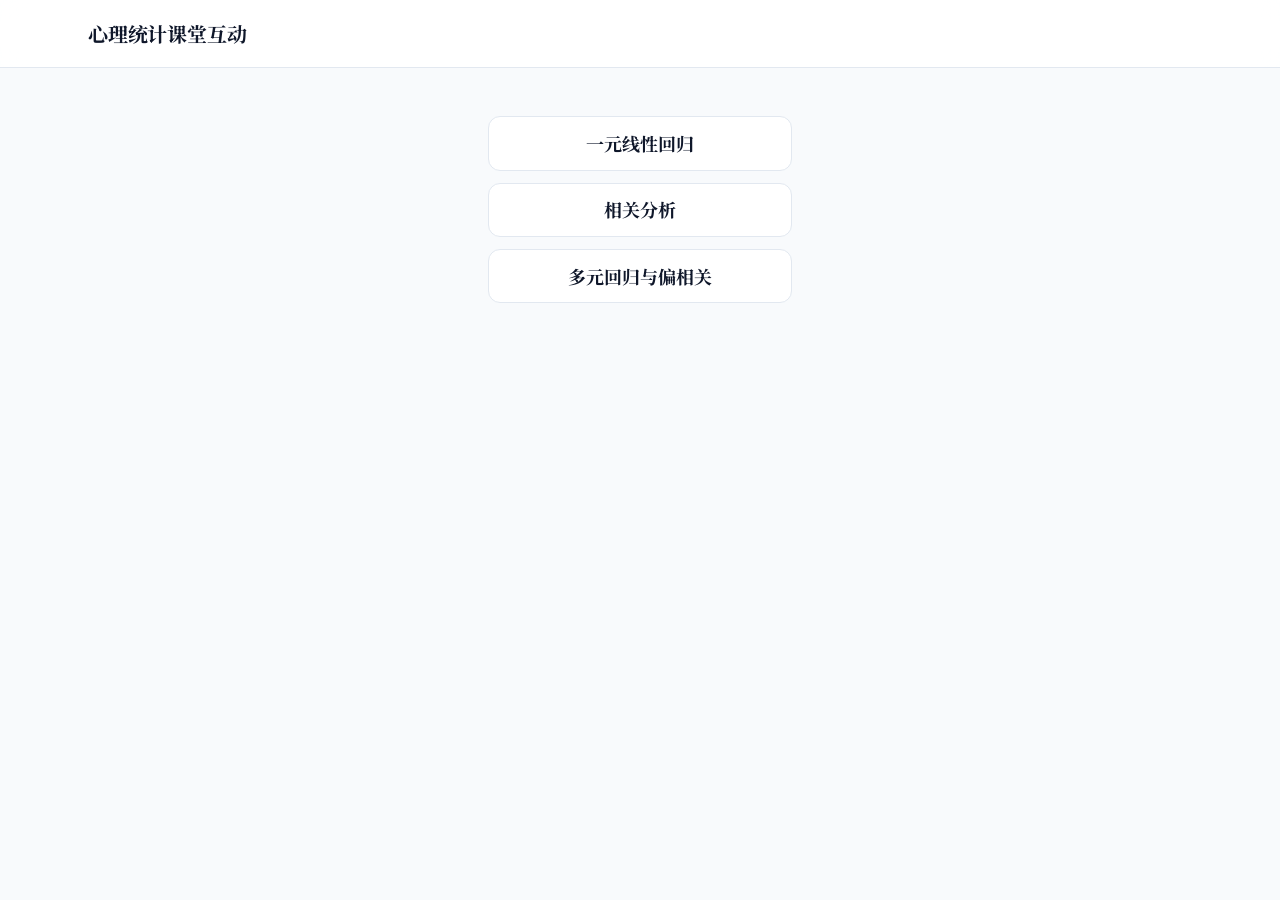
<file: index.html>
<!doctype html>
<html lang="zh-CN">
<head>
  <meta charset="utf-8">
  <meta name="viewport" content="width=device-width, initial-scale=1">
  <title>心理统计课堂互动</title>
  <link rel="preconnect" href="https://fonts.googleapis.com">
  <link rel="preconnect" href="https://fonts.gstatic.com" crossorigin>
  <link href="https://fonts.googleapis.com/css2?family=Noto+Serif+SC:wght@500;600;700&display=swap" rel="stylesheet">
  <style>
    :root {
      color-scheme: light;
      --bg: #f8fafc;
      --ink: #0f172a;
      --line: #e2e8f0;
      --card: #fff;
      --blue: #1d4ed8;
      --blue-line: #bfdbfe;
    }
    * { box-sizing: border-box; }
    body {
      margin: 0;
      min-height: 100vh;
      background: var(--bg);
      color: var(--ink);
      font-family: "Noto Serif SC", "Songti SC", "STSong", "SimSun", serif;
      font-size: 1.125rem;
      line-height: 1.6;
    }
    header {
      position: sticky;
      top: 0;
      z-index: 1;
      background: rgba(255, 255, 255, 0.88);
      border-bottom: 1px solid var(--line);
      backdrop-filter: blur(12px);
    }
    header h1 {
      max-width: 72rem;
      margin: 0 auto;
      padding: 1.1rem 1.5rem;
      font-size: 1.25rem;
      font-weight: 700;
      letter-spacing: -0.01em;
    }
    main {
      max-width: 22rem;
      margin: 0 auto;
      padding: 3rem 1.5rem 4rem;
    }
    ul {
      list-style: none;
      margin: 0;
      padding: 0;
      display: grid;
      gap: 0.75rem;
    }
    a {
      display: block;
      padding: 0.85rem 1rem;
      border: 1px solid var(--line);
      border-radius: 0.75rem;
      background: var(--card);
      color: inherit;
      font-size: 1.125rem;
      font-weight: 700;
      line-height: 1.4;
      text-align: center;
      text-decoration: none;
      transition: border-color 0.2s ease, color 0.2s ease, box-shadow 0.2s ease;
    }
    a:hover,
    a:focus-visible {
      color: var(--blue);
      border-color: var(--blue-line);
      box-shadow: 0 8px 18px rgba(37, 99, 235, 0.08);
      outline: none;
    }
  </style>
</head>
<body>
  <header>
    <h1>心理统计课堂互动</h1>
  </header>
  <main>
    <ul>
      <li><a href="regression/index.html">一元线性回归</a></li>
      <li><a href="correlation/index.html">相关分析</a></li>
      <li><a href="multiple/index.html">多元回归与偏相关</a></li>
    </ul>
  </main>
</body>
</html>
</file>
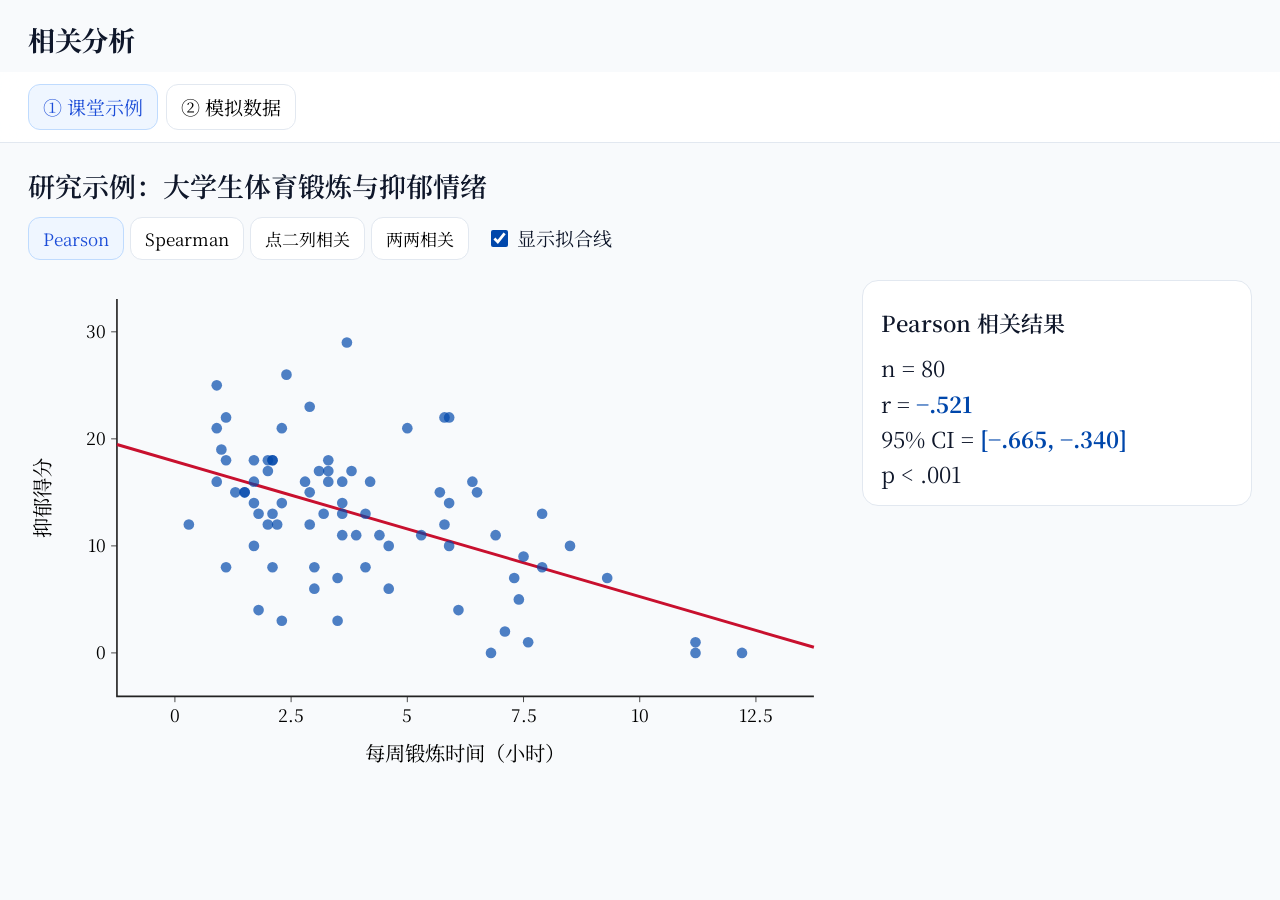
<file: correlation/index.html>
<!DOCTYPE html>
<html lang="zh-CN"><head><meta charset="utf-8"/><meta content="width=device-width,initial-scale=1" name="viewport"/><title>相关分析</title><link rel="stylesheet" href="style.css"></head><body>
<header><h1>相关分析</h1></header>
<nav><button class="on" data-page="class">① 课堂示例</button><button data-page="sim">② 模拟数据</button></nav>
<main>
<section class="on" id="class">
<h2>研究示例：大学生体育锻炼与抑郁情绪</h2>
<div class="controls"><span class="seg" id="methods"><button class="on" data-mode="pearson">Pearson</button><button data-mode="spearman">Spearman</button><button data-mode="point">点二列相关</button><button data-mode="pair">两两相关</button></span><label><input checked="" id="classFitLine" type="checkbox"/>显示拟合线</label></div>
<div class="row" id="single"><div class="grow"><div id="mainPlot"></div></div><div class="side"><div class="box" id="mainStats"></div><div class="box" id="mainTeaching" style="display:none"></div></div></div>
<div class="hidden" id="pair"><div class="box"><h3>三个变量的 Pearson 两两相关</h3><div id="pairTable"></div></div><div class="pair-grid" id="pairPlots"><div class="mini"><h3>锻炼 × 抑郁</h3><div id="pair1"></div></div><div class="mini"><h3>手机使用 × 抑郁</h3><div id="pair2"></div></div><div class="mini"><h3>锻炼 × 手机使用</h3><div id="pair3"></div></div></div></div>
</section>
<section id="sim"><h2>改变相关系数 r，观察数据如何变化</h2>
<div class="sim-panel"><div class="slider"><span>样本相关系数 r</span><input id="wantR" max="0.95" min="-0.95" step="0.05" type="range" value="-0.50"/><output id="wantRV"></output></div><div class="slider"><span>被试数量 n</span><input id="simN" max="200" min="10" step="10" type="range" value="80"/><output id="simNV"></output></div><div class="slider"><span>换一批散点（随机种子）</span><input id="seed" max="99" min="1" step="1" type="range" value="1"/><output id="seedV"></output></div><div class="controls"><button class="action secondary" id="reroll">重新抽样</button><label><input id="fitLine" type="checkbox"/>显示拟合线</label></div></div>
<div class="row"><div class="grow" id="simPlot"></div><div class="side"><div class="box" id="simStats"></div></div></div>
</section>
</main><script src="data.js"></script>
<script src="statistics.js"></script>
<script src="simulation.js"></script>
<script src="charts.js"></script>
<script src="app.js"></script></body></html>
</file>
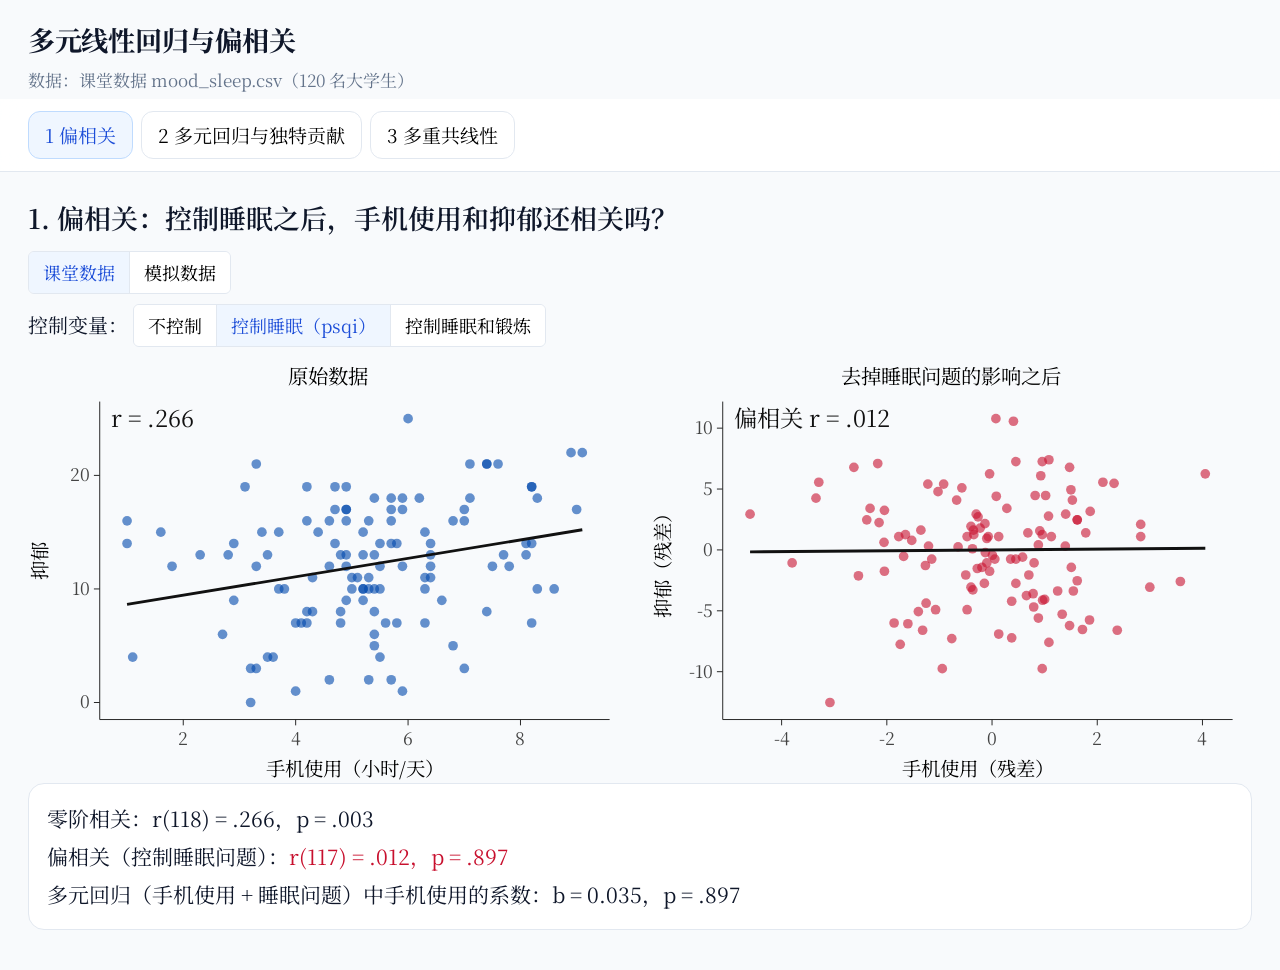
<file: multiple/index.html>
<!DOCTYPE html>
<html lang="zh-CN">
<head>
<meta charset="utf-8">
<meta name="viewport" content="width=device-width, initial-scale=1">
<title>多元回归与偏相关</title>
<link rel="stylesheet" href="style.css">
</head>
<body class="student">
<header>
  <h1>多元线性回归与偏相关</h1>
  <p>数据：课堂数据 mood_sleep.csv（120 名大学生）</p>
</header>
<nav id="nav">
  <button data-s="s1" class="on">1 偏相关</button>
  <button data-s="s2">2 多元回归与独特贡献</button>
  <button data-s="s3">3 多重共线性</button>
  <button data-s="s5" class="t-only">核对表</button>
</nav>
<main>

<!-- ============ 1 ============ -->
<section id="s1" class="on">
  <h2>1. 偏相关：控制睡眠之后，手机使用和抑郁还相关吗？</h2>
  <div class="ctrl"><span class="seg" id="s1mode"><button data-v="class" class="on">课堂数据</button><button data-v="sim">模拟数据</button></span></div>
  <div class="ctrl" id="s1ctrlClass">
    控制变量：
    <span class="seg" id="s1cov"><button data-v="none">不控制</button><button data-v="psqi" class="on">控制睡眠（psqi）</button><button data-v="both">控制睡眠和锻炼</button></span>
  </div>
  <div id="s1ctrlSim" style="display:none">
    <div class="slider"><span class="lab">手机使用 → 睡眠问题（第三变量）</span><input type="range" id="s1a" min="0" max="0.9" step="0.05" value="0.5"><output id="s1aV"></output></div>
    <div class="slider"><span class="lab">手机使用 → 抑郁（直接作用）</span><input type="range" id="s1c" min="-0.4" max="0.4" step="0.05" value="0"><output id="s1cV"></output></div>
    <div class="slider"><span class="lab">换一批被试（随机种子）</span><input type="range" id="s1seed" min="1" max="50" step="1" value="1"><output id="s1seedV"></output></div>
    <div class="note">模拟 120 名被试；睡眠问题对抑郁的作用固定。模拟时只控制睡眠一个变量。</div>
  </div>
  <div class="row">
    <div class="grow"><div class="row">
      <div class="grow" id="s1plotA"></div><div class="grow" id="s1plotB"></div>
    </div></div>
  </div>
  <div class="box stats" id="s1stats"></div>
</section>

<!-- ============ 2 ============ -->
<section id="s2">
  <h2>2. 多元回归与独特贡献</h2>
  <h3>A. 课堂数据：选择放进回归的自变量</h3>
  <div class="ctrl" id="s2checks">
    <label><input type="checkbox" value="exercise" checked> 锻炼（exercise）</label>
    <label><input type="checkbox" value="screen_time" checked> 手机使用（screen_time）</label>
    <label><input type="checkbox" value="psqi" checked> 睡眠问题（psqi）</label>
  </div>
  <div class="row">
    <div class="grow">
      <div id="s2table"></div>
      <div id="s2bar"></div>
    </div>
  </div>
  <h3>B. 两个自变量：只用三个相关系数就能算出 R² 的拆分</h3>
  <div class="ctrl">预设情境：<select id="s2preset"></select></div>
  <div class="slider"><span class="lab">X1 与 Y 的相关 r1y</span><input type="range" id="r1y" min="-0.9" max="0.9" step="0.01"><output id="r1yV"></output></div>
  <div class="slider"><span class="lab">X2 与 Y 的相关 r2y</span><input type="range" id="r2y" min="-0.9" max="0.9" step="0.01"><output id="r2yV"></output></div>
  <div class="slider"><span class="lab">X1 与 X2 的相关 r12</span><input type="range" id="r12" min="-0.9" max="0.9" step="0.01"><output id="r12V"></output></div>
  <div class="row">
    <div class="grow" id="s2Bbar"></div>
    <div class="side" id="s2Bbeta"></div>
  </div>
  <div class="box stats" id="s2Bstats"></div>
</section>

<!-- ============ 3 ============ -->
<section id="s3">
  <h2>3. 多重共线性：自变量越相关，系数越不稳定</h2>
  <div class="box stats" id="s3class"></div>
  <h3>模拟：两个自变量对 Y 的真实作用都是 0.4；每次 60 名被试，重复 400 次</h3>
  <div class="slider"><span class="lab">X1 与 X2 的相关</span><input type="range" id="s3r" min="0" max="0.95" step="0.05" value="0"><output id="s3rV"></output></div>
  <div class="row"><div class="grow" id="s3hist"></div><div class="grow" id="s3scat"></div></div>
  <div class="box stats" id="s3stats"></div>
</section>

<!-- ============ 5 ============ -->
<section id="s5">
  <h2>核对表</h2>
  <h3>本页由课堂数据算出的数字 vs 课件第三章</h3>
  <div id="s5table"></div>
  <h3>网页（JavaScript）计算与 Python pingouin 的逐项对比</h3>
  <div id="s5valid"></div>
</section>
</main>
<script src="data.js"></script>
<script src="statistics.js"></script>
<script src="simulation.js"></script>
<script src="charts.js"></script>
<script src="app.js"></script>
</body>
</html>
</file>
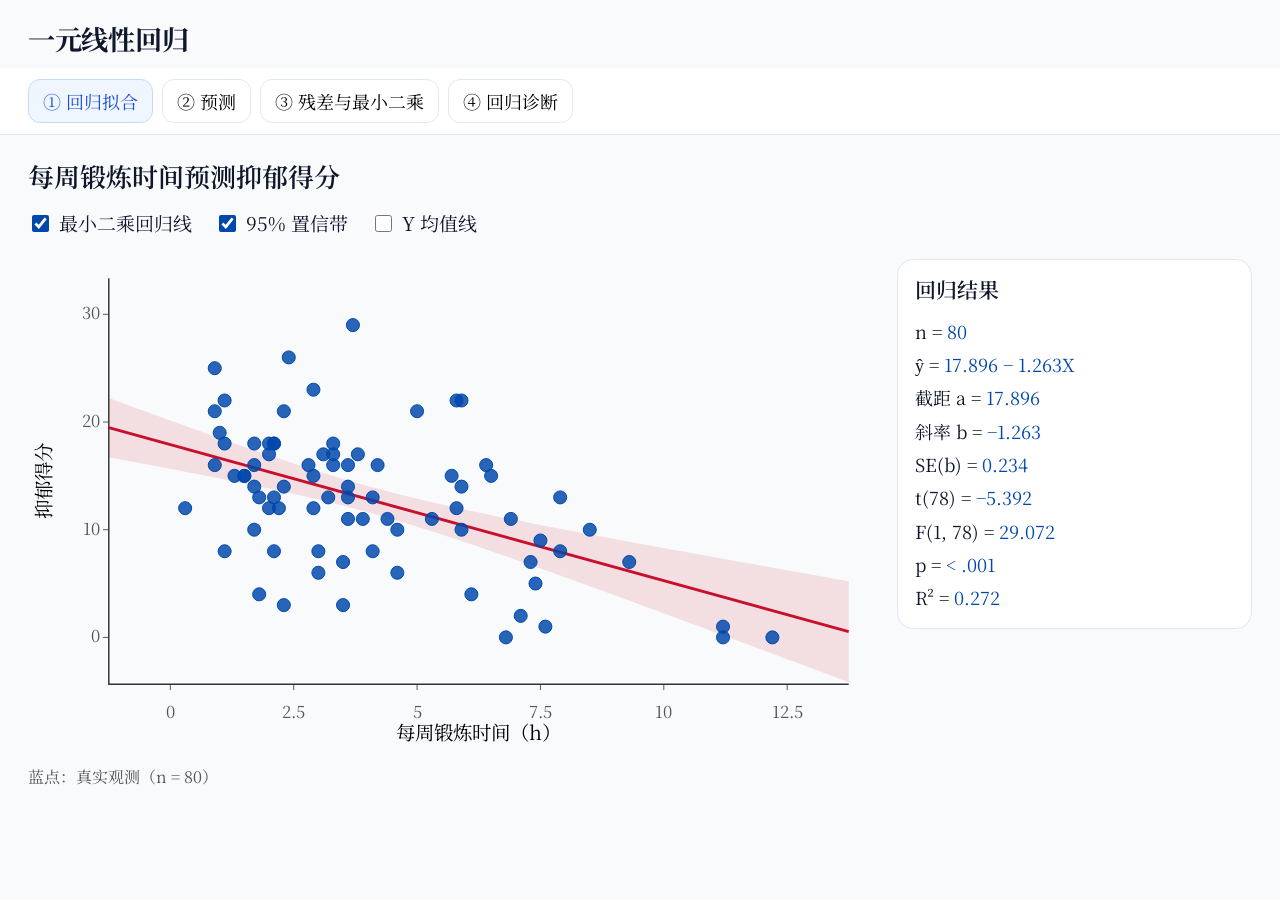
<file: regression/index.html>
<!DOCTYPE html><html lang="zh-CN"><head><meta charset="utf-8"><meta name="viewport" content="width=device-width,initial-scale=1"><title>一元线性回归</title>
<link rel="stylesheet" href="style.css"></head><body>
<header><h1>一元线性回归</h1></header>
<nav><button data-tab="fit" class="on">① 回归拟合</button><button data-tab="pred">② 预测</button><button data-tab="resid">③ 残差与最小二乘</button><button data-tab="diag">④ 回归诊断</button></nav>
<main>
<section id="fit" class="on"><h2>每周锻炼时间预测抑郁得分</h2><div class="controls"><label><input type="checkbox" id="fitLine" checked>最小二乘回归线</label><label><input type="checkbox" id="fitBand" checked>95% 置信带</label><label><input type="checkbox" id="fitMean">Y 均值线</label></div><div class="row"><div class="plotcol"><div id="fitPlot"></div><p class="small">蓝点：真实观测（n = 80）</p></div><div class="side box"><h3>回归结果</h3><div id="fitStats" class="stats"></div></div></div></section>
<section id="pred"><h2>用回归方程预测 Y</h2><div class="controls"></div><div class="row"><div class="plotcol"><div id="predPlot"></div><div class="box"><div class="slider" id="predSliderRow"><span id="predLabel">每周锻炼时间 X</span><input type="range" id="predictX" step="0.1"><output id="predictXV" class="num"></output></div><div class="big" id="predictOut"></div></div></div><div class="side box"><h3>方程</h3><div id="predEq" class="big num"></div><p class="hint">可移动滑块，或直接点击图中的真实观测点。</p></div></div></section>
<section id="resid"><h2>残差：观测值 − 预测值</h2><div class="controls"><label><input type="checkbox" id="allResid">显示所有残差</label></div><div class="row"><div class="plotcol"><div id="resPlot"></div><p class="small">点击散点，查看该被试的残差。橙线表示观测值与回归线之间的竖直距离。</p></div><div class="side"><div class="box"><h3>选中的被试</h3><div class="stats" id="resInfo"></div></div><div class="box"><h3>最小二乘</h3><div id="sseStats" class="stats"></div></div></div></div></section>
<section id="diag"><h2>回归诊断</h2><div class="controls"><div class="buttons" id="diagMode"><button class="ghost on" data-mode="real">课堂数据</button><button class="ghost" data-mode="sim">模拟问题</button></div><label id="diagSimCtl" class="invisible">形态：<select id="diagKind"><option value="normal">随机散布</option><option value="curve">曲线趋势</option><option value="funnel">漏斗形</option><option value="skew">偏态残差</option><option value="tail">重尾 / 极端值</option></select></label><label id="diagNCtl" class="invisible">样本量 n：<select id="diagN"><option value="80">80</option><option value="150">150</option><option value="240" selected>240</option><option value="400">400</option></select></label><button id="nextSeed" class="ghost invisible">重新抽样</button></div>
<div class="two"><div class="subpanel"><h3>残差对拟合值</h3><div id="diagRF"></div></div><div class="subpanel"><h3>正态 Q–Q 图</h3><div id="diagQQ"></div><div class="sw-panel">
<button id="runSW" class="ghost" type="button">运行 Shapiro–Wilk 检验</button>
<div id="swResult" class="sw-result invisible" aria-live="polite"></div>
</div></div></div></section>
</main><script src="data.js"></script>
<script src="statistics.js"></script>
<script src="simulation.js"></script>
<script src="charts.js"></script>
<script src="app.js"></script></body></html>
</file>
<file: correlation/style.css>
@import url("https://fonts.googleapis.com/css2?family=Noto+Serif+SC:wght@500;600;700&display=swap");
:root{--cobalt:#0047AB;--crimson:#C8102E;--tangerine:#FF6B1A;--violet:#6A00F4;--aqua:#00A99D;--ink:#0f172a;--muted:#64748b;--line:#e2e8f0;--panel:#fff;--bg:#f8fafc;--accent:#1d4ed8}
*{box-sizing:border-box}body{margin:0;color:var(--ink);background:var(--bg);font:19px/1.6 "Noto Serif SC","Songti SC","STSong","SimSun",serif}
header{padding:18px 28px 10px}h1{font-size:1.7rem;font-weight:700;letter-spacing:-.01em;margin:0}header p{font-size:17px;color:var(--muted);margin:5px 0 0}nav{display:flex;flex-wrap:wrap;gap:8px;padding:12px 28px;border-bottom:1px solid var(--line);position:sticky;top:0;background:rgba(255,255,255,.88);backdrop-filter:blur(12px);z-index:5}nav button,.seg button{font:inherit;cursor:pointer;background:#fff;border:1px solid var(--line);border-radius:.75rem;padding:7px 14px}nav button.on{background:#eff6ff;color:var(--accent);border-color:#bfdbfe}main{max-width:1460px;padding:17px 28px 48px;margin:auto}section{display:none}section.on{display:block}h2{font-size:27px;font-weight:600;margin:4px 0 10px}h3{font-weight:600;font-size:22px;margin:10px 0}.row{display:flex;gap:22px;flex-wrap:wrap;align-items:flex-start}.grow{flex:1 1 600px;min-width:0}.side{flex:0 1 390px;min-width:290px}.box{background:#fff;border:1px solid var(--line);padding:14px 18px;border-radius:1rem;margin:8px 0 16px}.controls{display:flex;gap:12px 18px;flex-wrap:wrap;align-items:center;margin:8px 0 12px}.controls label{display:inline-flex;gap:6px;align-items:center}select,input,button{font-size:17px}select{padding:5px;border:1px solid #bbb;border-radius:4px;background:white;max-width:270px}.seg{display:flex;gap:6px;flex-wrap:wrap}.seg button{font-size:17px}.seg button.on{color:var(--accent);background:#eff6ff;border-color:#bfdbfe}.slider{display:grid;grid-template-columns:minmax(180px,280px) 1fr 66px;align-items:center;gap:10px;margin:8px 0}.slider input{width:100%;accent-color:var(--cobalt)}output,.mono,.stat{font-family:inherit}.stat{font-size:19px;margin:5px 0}.stat strong{font-weight:normal;color:var(--cobalt)}.note{font-size:16px;color:var(--muted)}.hint{font-size:17px;color:#444}.buttons{display:flex;gap:10px;flex-wrap:wrap}.action{background:var(--accent);border:0;color:#fff;border-radius:.75rem;padding:8px 16px;font-family:inherit;cursor:pointer}.action.secondary{background:#fff;color:var(--ink);border:1px solid var(--line)}svg{width:100%;height:auto;display:block;touch-action:none}svg text{font-family:"Noto Serif SC","Songti SC","STSong",serif}table{border-collapse:collapse;font-size:16px;width:100%}th,td{border-bottom:1px solid #ddd;padding:5px 9px;text-align:right}th:first-child,td:first-child{text-align:left}th{font-weight:normal;color:#555}.formula{font-size:22px}.danger{color:var(--crimson)}.good{color:var(--aqua)}.pill{border:1px solid #ddd;border-radius:20px;padding:3px 10px;font-size:16px}.grid2{display:grid;grid-template-columns:1fr 1fr;gap:14px}.question{font-size:18px}.question p{margin:6px 0}.hidden{display:none!important}input[type="checkbox"]{width:17px;height:17px;accent-color:var(--cobalt)}@media(max-width:700px){header,nav,main{padding-left:13px;padding-right:13px}.grid2{grid-template-columns:1fr}.slider{grid-template-columns:1fr 65px}.slider span{grid-column:1 / -1}body{font-size:17px}h1{font-size:26px}}

#pairPlots svg{max-width:100%}#pairPlots .miniTitle{font-size:18px;margin:4px 0 2px;text-align:center}#pairTable th,#pairTable td{font-size:17px}#pairTable td.em{color:var(--cobalt)}#pairTable .sig{color:var(--aqua)}#pairTable .ns{color:var(--muted)}@media(max-width:1000px){#pairPlots{grid-template-columns:1fr!important}}

main{max-width:1480px}.intro{margin-top:0}.methodtag{border-radius:5px;padding:2px 9px;background:#eaf1ff;color:#0047AB;font-size:17px}.sim-panel{background:#fff;border:1px solid var(--line);border-radius:1rem;padding:14px 18px;margin:8px 0 16px}.sim-note{color:#555;font-size:16px}.result{font-size:22px}.result strong{color:var(--cobalt)}.subhead{margin:12px 0}.pair-grid{display:grid;grid-template-columns:repeat(3,minmax(0,1fr));gap:14px}.pair-grid .mini{min-width:0}.pair-grid .mini h3{font-size:18px;text-align:center;margin:6px 0}.pair-grid svg{width:100%}.pair-table td,.pair-table th{font-size:18px}.pair-table .sig{color:#008c7e}.pair-table .ns{color:#777}.caption{color:#666;font-size:16px;margin:8px 0}@media(max-width:1000px){.pair-grid{grid-template-columns:1fr}}
#pairTable{overflow-x:auto}#pairTable table{min-width:760px}.ci-col{white-space:nowrap}
</file>
<file: multiple/style.css>
@import url("https://fonts.googleapis.com/css2?family=Noto+Serif+SC:wght@500;600;700&display=swap");
  :root {
    --cobalt: #0047AB; --crimson: #C8102E; --tangerine: #FF6B1A; --violet: #6A00F4;
    --aqua: #00A99D; --grey: #737373; --ink: #0f172a; --muted: #64748b; --line: #e2e8f0; --bg: #f8fafc; --panel: #fff;
    --accent: #1d4ed8;
  }
  * { box-sizing: border-box; }
  body { margin: 0; background: var(--bg); color: var(--ink);
    font-family: "Noto Serif SC", "Songti SC", "STSong", "SimSun", serif; font-size: 20px; line-height: 1.6; }
  header { padding: 18px 28px 6px; }
  header h1 { margin: 0; font-size: 1.7rem; font-weight: 700; letter-spacing: -0.01em; }
  header p { margin: 4px 0 0; color: var(--muted); font-size: 17px; }
  nav { display: flex; flex-wrap: wrap; gap: 8px; padding: 12px 28px; border-bottom: 1px solid var(--line); position: sticky; top: 0; background: rgba(255,255,255,.88); backdrop-filter: blur(12px); z-index: 5; }
  nav button { font: inherit; font-size: 19px; padding: 8px 16px; border: 1px solid var(--line); background: #fff; border-radius: 0.75rem; cursor: pointer; }
  nav button.on { background: #eff6ff; color: var(--accent); border-color: #bfdbfe; }
  main { padding: 18px 28px 40px; max-width: 1400px; }
  section { display: none; }
  section.on { display: block; }
  h2 { font-size: 27px; font-weight: 600; margin: 6px 0 12px; }
  h3 { font-size: 22px; font-weight: 600; margin: 18px 0 8px; }
  .row { display: flex; flex-wrap: wrap; gap: 22px; align-items: flex-start; }
  .grow { flex: 1 1 520px; min-width: 0; }
  .side { flex: 0 1 400px; }
  .box { background: #fff; border: 1px solid var(--line); border-radius: 1rem; padding: 14px 18px; }
  .stats div { margin: 4px 0; font-size: 21px; }
  .num { font-family: inherit; font-size: 21px; }
  .hl { color: var(--crimson); }
  .note { color: var(--muted); font-size: 17px; }
  .ctrl { margin: 10px 0; }
  .ctrl label { display: inline-flex; align-items: center; gap: 8px; margin-right: 18px; cursor: pointer; }
  .seg { display: inline-flex; border: 1px solid var(--line); border-radius: 6px; overflow: hidden; }
  .seg button { font: inherit; font-size: 18px; padding: 6px 14px; border: 0; background: #fff; cursor: pointer; border-right: 1px solid var(--line); }
  .seg button:last-child { border-right: 0; }
  .seg button.on { background: #eff6ff; color: var(--accent); }
  .slider { display: grid; grid-template-columns: 300px 1fr 70px; align-items: center; gap: 10px; margin: 8px 0; font-size: 18px; }
  .slider input { width: 100%; accent-color: var(--cobalt); }
  .slider output { font-family: inherit; font-size: 19px; }
  select { font: inherit; font-size: 18px; padding: 4px 8px; }
  table { border-collapse: collapse; font-size: 18px; }
  th, td { padding: 6px 12px; border-bottom: 1px solid var(--line); text-align: right; }
  th:first-child, td:first-child { text-align: left; }
  th { font-weight: normal; color: var(--muted); }
  .bigbtn { font: inherit; font-size: 19px; padding: 8px 18px; border-radius: 6px; border: 0; cursor: pointer; color: #fff; }
  svg { width: 100%; height: auto; display: block; }
  svg text { font-family: "Noto Serif SC", "Songti SC", "STSong", serif; }
  .ok { color: var(--aqua); }
  .bad { color: var(--crimson); }
  body.student .t-only { display: none !important; }
  body:not(.student) .s-only { display: none !important; }
  @media (max-width: 760px) {
    body { font-size: 17px; } header, nav, main { padding-left: 14px; padding-right: 14px; }
    .slider { grid-template-columns: 1fr 70px; } .slider span.lab { grid-column: 1 / -1; }
  }
</file>
<file: regression/style.css>
@import url("https://fonts.googleapis.com/css2?family=Noto+Serif+SC:wght@500;600;700&display=swap");
:root{--blue:#0047AB;--red:#C8102E;--orange:#FF6B1A;--purple:#6A00F4;--green:#00A99D;--line:#e2e8f0;--panel:#fff;--ink:#0f172a;--accent:#1d4ed8}
*{box-sizing:border-box}body{margin:0;font:19px/1.6 "Noto Serif SC","Songti SC","STSong","SimSun",serif;color:var(--ink);background:#f8fafc}
header{padding:17px 28px 7px}h1{margin:0;font-weight:700;font-size:1.7rem;letter-spacing:-.01em}nav{padding:11px 28px;border-bottom:1px solid var(--line);display:flex;gap:9px;flex-wrap:wrap;position:sticky;top:0;background:rgba(255,255,255,.88);backdrop-filter:blur(12px);z-index:20}nav button{font:inherit;font-size:18px;border:1px solid var(--line);background:white;border-radius:.75rem;padding:7px 14px;cursor:pointer}nav button.on{background:#eff6ff;color:var(--accent);border-color:#bfdbfe}main{padding:20px 28px 45px;max-width:1490px;margin:auto}section{display:none}section.on{display:block}h2{font-size:26px;font-weight:600;margin:0 0 11px}h3{font-size:21px;font-weight:600;margin:0 0 8px}.row{display:flex;gap:22px;flex-wrap:wrap;align-items:flex-start}.plotcol{flex:1 1 640px;min-width:0}.side{flex:0 1 355px}.box{background:#fff;border:1px solid var(--line);padding:13px 17px;border-radius:1rem;margin:8px 0 14px}.controls{display:flex;align-items:center;gap:14px 23px;flex-wrap:wrap;margin:9px 0 13px}.controls label{display:inline-flex;gap:7px;align-items:center}input,select,button{font-family:inherit;font-size:17px}select{border:1px solid #bbb;background:white;padding:6px;border-radius:5px}input[type=checkbox]{accent-color:var(--blue);width:17px;height:17px}input[type=range]{accent-color:var(--blue);width:100%}.slider{display:grid;grid-template-columns:190px 1fr 80px;gap:14px;align-items:center;margin:12px 0}.num,.stats{font-family:inherit}.stats{font-size:18px;line-height:1.85}.stats b{color:var(--blue);font-weight:normal}.small{font-size:16px;color:#555}.hint{font-size:17px;margin:9px 0;color:#444}.big{font-size:23px}.buttons{display:flex;gap:9px;flex-wrap:wrap}button.primary{border:1px solid var(--blue);background:var(--blue);color:#fff;border-radius:5px;padding:6px 14px;cursor:pointer}button.ghost{border:1px solid #ccc;background:#fff;border-radius:5px;padding:6px 14px;cursor:pointer}button.ghost.on{border-color:#bfdbfe;background:#eff6ff;color:var(--accent)}svg{width:100%;height:auto;display:block;touch-action:none}svg text{font-family:"Noto Serif SC","Songti SC","STSong",serif}.two{display:grid;grid-template-columns:minmax(0,1fr) minmax(0,1fr);gap:18px;align-items:start}.subpanel{background:#fff;border:1px solid var(--line);border-radius:1rem;padding:9px;min-width:0}.statline{font-size:18px;margin:5px 0}.legend{display:flex;gap:15px;flex-wrap:wrap;font-size:15px;color:#555}.legend span:before{content:'●';margin-right:4px;color:var(--blue)}.legend span.red:before{color:var(--red)}.legend span.orange:before{color:var(--orange)}.invisible{display:none!important}@media(max-width:800px){header,nav,main{padding-left:14px;padding-right:14px}.two{grid-template-columns:1fr}.slider{grid-template-columns:1fr 70px}.slider span:first-child{grid-column:1/-1}}
#predSliderRow{grid-template-columns:210px minmax(0,1fr) 82px}#predSliderRow input{width:100%;accent-color:#6A00F4}.predObserved{font-size:18px;margin-top:7px;line-height:1.65;color:#333}.predObserved b{color:#C8102E}#predPlot circle[data-pred-point]:hover{stroke-width:2.5;stroke:#FF6B1A}@media(max-width:800px){#predSliderRow{grid-template-columns:1fr 82px}#predSliderRow span{grid-column:1/-1}}
#predSliderRow{display:grid;grid-template-columns:1fr 82px;gap:12px;align-items:center}#predSliderRow span{grid-column:1/-1}#predSliderRow input{margin-left:9.54%;width:calc(100% - 12.64%);accent-color:#6A00F4;box-sizing:border-box}#predSliderRow output{justify-self:end}
#predSliderRow{display:grid;grid-template-columns:1fr 100px;gap:8px;align-items:center}#predSliderRow span{grid-column:1;grid-row:1}#predSliderRow output{grid-column:2;grid-row:1;justify-self:end}#predSliderRow input{grid-column:1/-1;grid-row:2;margin-left:8%;width:91%;accent-color:#6A00F4;box-sizing:border-box}
#predictOut .predObserved{min-height:136px;margin-top:8px}#predictOut .nearTitle{font-size:16px;color:#555;margin-bottom:4px}#predictOut .nearData{font-size:17px;line-height:1.5;display:grid;grid-template-columns:1fr 1fr;column-gap:12px}#predictOut .nearData b{color:#0047AB;font-weight:normal}@media(max-width:1100px){#predictOut .nearData{grid-template-columns:1fr}}

.sw-panel{margin:9px 2px 4px;padding:11px 12px;border:1px solid var(--line);border-radius:1rem;background:#fff}
.sw-panel button{font-size:16px;padding:7px 13px}
.sw-result{padding-top:11px;font-size:16px;line-height:1.65;overflow-wrap:anywhere}
.sw-result .sw-numbers{font-family:inherit;font-size:19px;margin-bottom:5px}
.sw-result .sw-numbers b{color:#0047AB;font-weight:normal}
.sw-result .sw-formula{font-size:16px;margin-bottom:4px}
.sw-result .sw-interpret{color:#555;font-size:15px}
</file>
